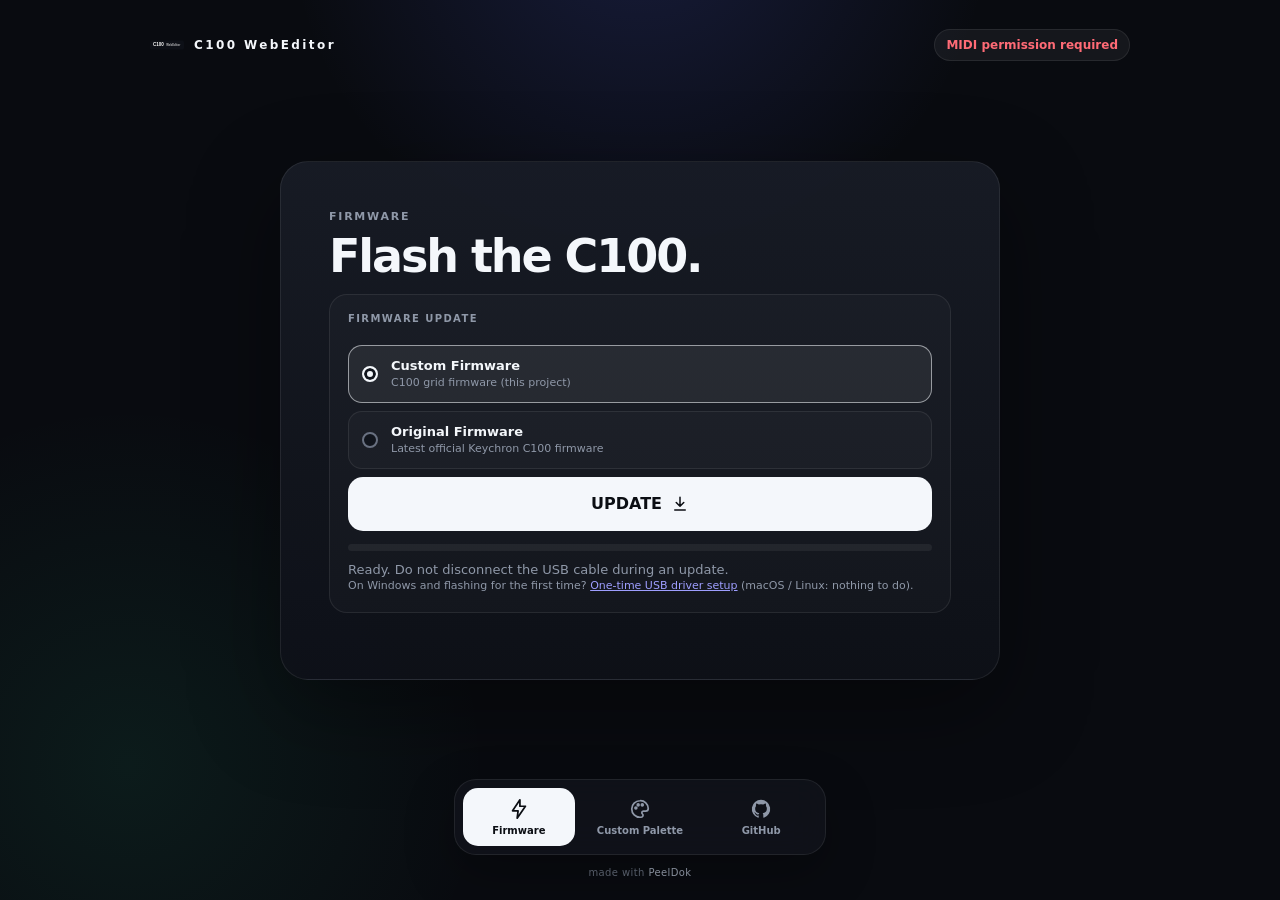
<file: index.html>
<!doctype html>
<html lang="en">
<head>
  <meta charset="utf-8" />
  <meta name="viewport" content="width=device-width, initial-scale=1" />
  <meta name="theme-color" content="#090b10" />
  <title>C100 WebEditor</title>
  <link rel="icon" type="image/svg+xml" href="favicon.svg" />
  <link rel="stylesheet" href="styles.css?v=4" />
</head>
<body>
  <main class="app-shell">
    <header class="brand-row">
      <img class="brand-logo" src="logo.svg" alt="C100" />
      <span>C100 WebEditor</span>
      <div id="deviceStatus" class="device-pill" data-state="searching">Searching for C100…</div>
    </header>

    <section class="stage">
      <article id="firmwarePage" class="panel page active">
        <div class="eyebrow">FIRMWARE</div>
        <h1>Flash the C100.</h1>
        <section class="firmware-updater-card">
          <div class="firmware-updater-head"><div><span class="label">FIRMWARE UPDATE</span></div></div>

          <div class="firmware-source-list" role="radiogroup" aria-label="Firmware source">
            <label class="firmware-source-option">
              <input type="radio" name="firmwareSource" value="custom" checked />
              <span class="firmware-source-dot"></span>
              <span class="firmware-source-copy"><strong>Custom Firmware</strong><small>C100 grid firmware (this project)</small></span>
            </label>
            <label class="firmware-source-option">
              <input type="radio" name="firmwareSource" value="original" />
              <span class="firmware-source-dot"></span>
              <span class="firmware-source-copy"><strong>Original Firmware</strong><small id="originalFwDesc">Latest official Keychron C100 firmware</small></span>
            </label>
          </div>

          <button id="firmwareUpdateButton" class="primary-action firmware-update-button"><span>UPDATE</span><svg viewBox="0 0 24 24" aria-hidden="true"><path d="M12 3v12m0 0 5-5m-5 5-5-5M5 20h14"/></svg></button>

          <div class="firmware-progress" aria-hidden="true"><div id="firmwareProgressBar"></div></div>
          <div id="firmwareUpdateStatus" class="firmware-update-status" data-state="idle">Ready. Do not disconnect the USB cable during an update.</div>
          <p class="subtle">On Windows and flashing for the first time? <a href="zadig.html" target="_blank" rel="noopener">One-time USB driver setup</a> (macOS / Linux: nothing to do).</p>
        </section>
      </article>

      <article id="palettePage" class="panel page">
        <div class="palette-header">
          <div><div class="eyebrow">CUSTOM PALETTE</div><h1>Velocity Palette</h1></div>
          <div id="selectedIndex" class="velocity-readout">Index 0</div>
        </div>
        <div id="paletteGrid" class="palette-grid" aria-label="128 velocity colors"></div>

        <div class="palette-controls">
          <div class="color-control">
            <span class="label">COLOR</span>
            <label class="color-picker-wrap"><input id="colorPicker" type="color" value="#000000" /><span id="colorHex">0 0 0</span></label>
          </div>
          <div class="side-controls">
            <button id="importButton" class="secondary-action">Import</button>
            <button id="exportButton" class="secondary-action">Export</button>
          </div>
        </div>

        <div id="deviceOnlyControls" class="slot-bar" hidden>
          <span class="label">DEVICE SLOT</span>
          <div class="slot-buttons">
            <button class="slot-button active" data-slot="0">Slot 1</button>
            <button class="slot-button" data-slot="1">Slot 2</button>
            <button class="slot-button" data-slot="2">Slot 3</button>
          </div>
          <div class="slot-actions">
            <button id="downloadButton" class="secondary-action">Download</button>
            <button id="uploadButton" class="primary-action compact">Upload</button>
          </div>
        </div>

        <input id="importFile" type="file" accept=".txt,.csv" hidden />
        <div id="toast" class="toast" aria-live="polite"></div>
      </article>
    </section>

    <nav class="dock" aria-label="Main navigation">
      <button class="dock-button active" data-page="firmware" title="Firmware"><svg viewBox="0 0 24 24" aria-hidden="true"><path d="M13 2 5 14h6l-1 8 9-13h-6V2Z"/></svg><span>Firmware</span></button>
      <button class="dock-button" data-page="palette" title="Custom Palette"><svg viewBox="0 0 24 24" aria-hidden="true"><path d="M12 3a9 9 0 1 0 0 18h1.2a2.1 2.1 0 0 0 1.4-3.7 1.7 1.7 0 0 1 1.1-3h2.4A2.9 2.9 0 0 0 21 11.4 8.5 8.5 0 0 0 12 3Z"/><circle cx="7.5" cy="11" r="1"/><circle cx="10" cy="7.5" r="1"/><circle cx="14.5" cy="7.5" r="1"/></svg><span>Custom Palette</span></button>
      <button id="githubButton" class="dock-button" title="GitHub"><svg viewBox="0 0 24 24" aria-hidden="true"><path d="M12 2a10 10 0 0 0-3.16 19.49c.5.09.68-.22.68-.48v-1.87c-2.78.6-3.37-1.18-3.37-1.18-.45-1.16-1.11-1.47-1.11-1.47-.91-.62.07-.61.07-.61 1 .07 1.53 1.03 1.53 1.03.9 1.53 2.35 1.09 2.92.83.09-.65.35-1.09.64-1.34-2.22-.25-4.56-1.11-4.56-4.94 0-1.09.39-1.98 1.03-2.68-.1-.25-.45-1.27.1-2.64 0 0 .84-.27 2.75 1.02A9.55 9.55 0 0 1 12 6.82a9.6 9.6 0 0 1 2.5.34c1.9-1.29 2.74-1.02 2.74-1.02.56 1.37.21 2.39.11 2.64.64.7 1.03 1.59 1.03 2.68 0 3.84-2.34 4.68-4.57 4.93.36.31.68.92.68 1.86v2.76c0 .27.18.58.69.48A10 10 0 0 0 12 2Z"/></svg><span>GitHub</span></button>
    </nav>

    <footer>made with <span id="madeWithName">PeelDok</span></footer>

    <div id="driverModal" class="modal" hidden>
      <div class="modal-card" role="alertdialog" aria-labelledby="driverModalText">
        <p id="driverModalText">Windows needs a one-time USB driver (WinUSB) for the C100 bootloader.<br />Have you installed it?</p>
        <div class="modal-actions">
          <button id="driverYes" class="primary-action compact">Yes — continue</button>
          <button id="driverNo" class="secondary-action">No — set it up</button>
        </div>
      </div>
    </div>
  </main>
  <script src="config.js?v=4"></script>
  <script src="palettes.js?v=4"></script>
  <script src="dfu.js?v=4"></script>
  <script src="app.js?v=4"></script>
</body>
</html>
</file>
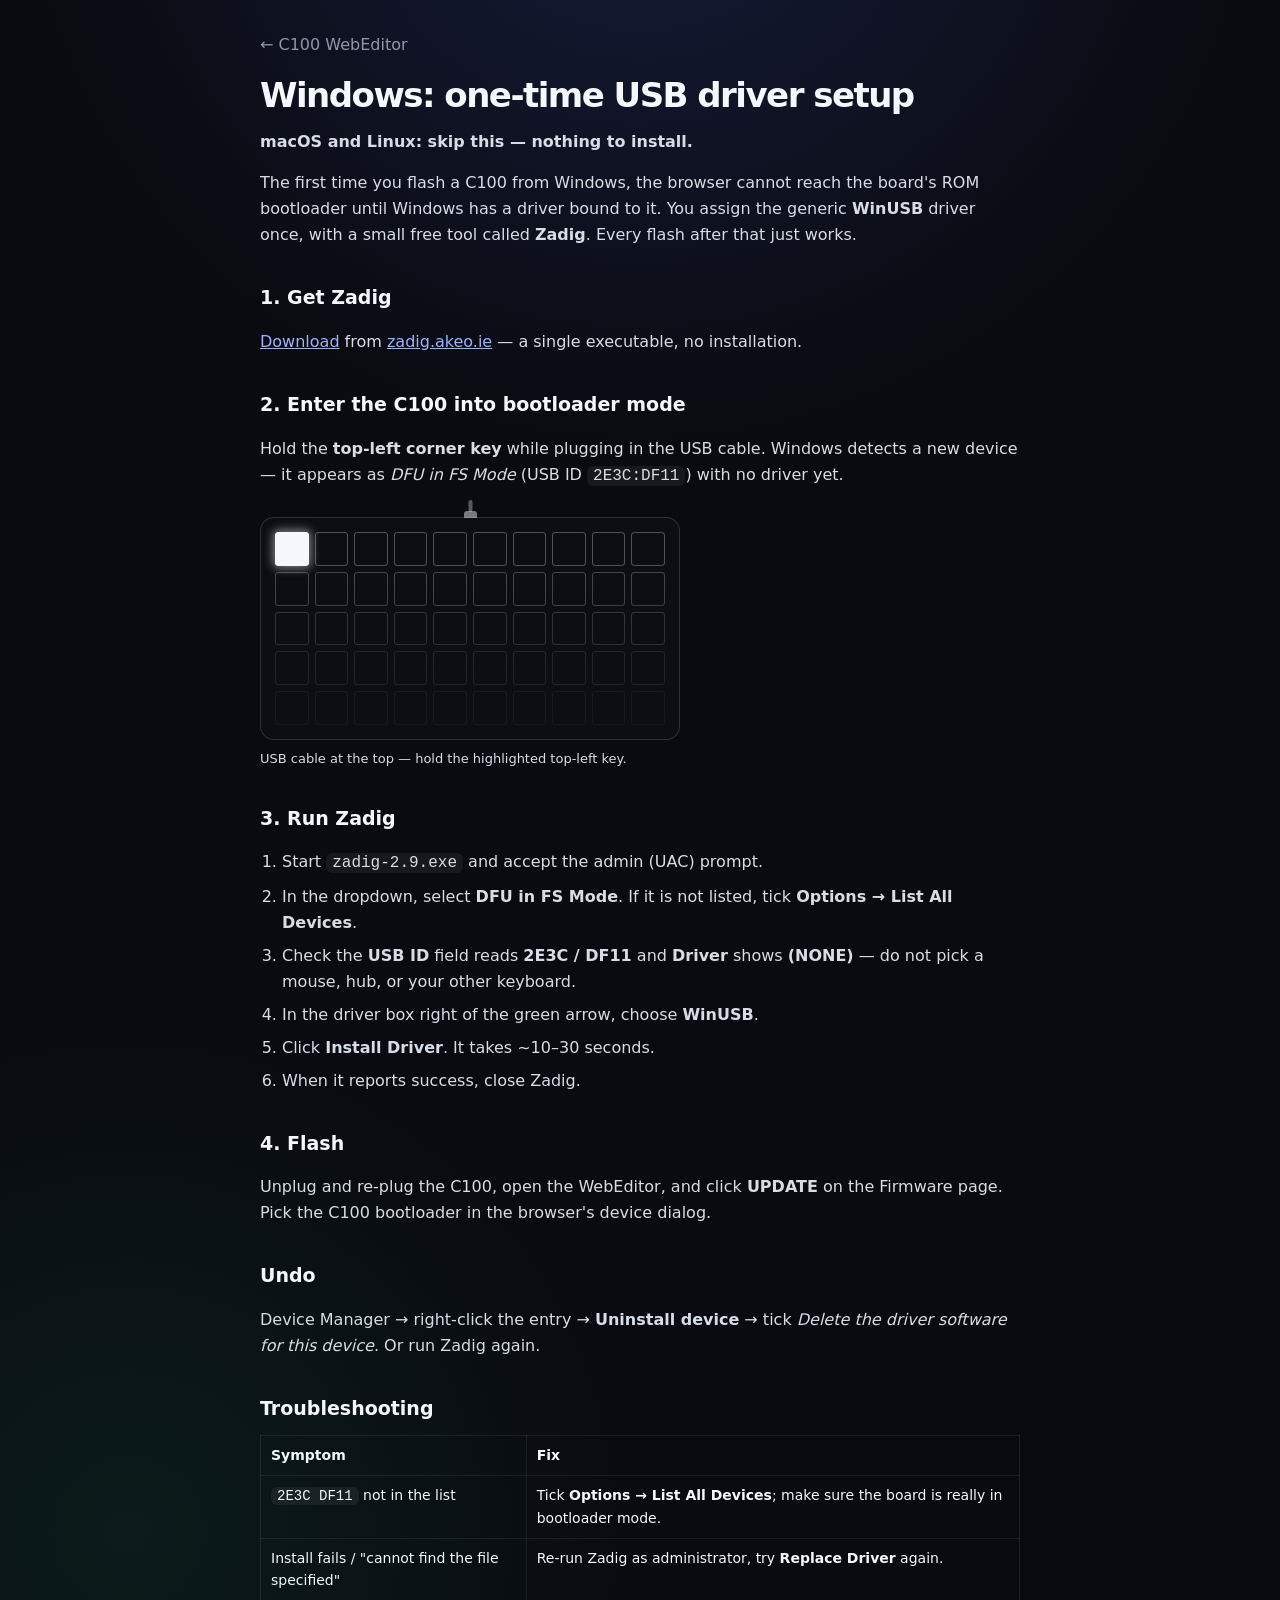
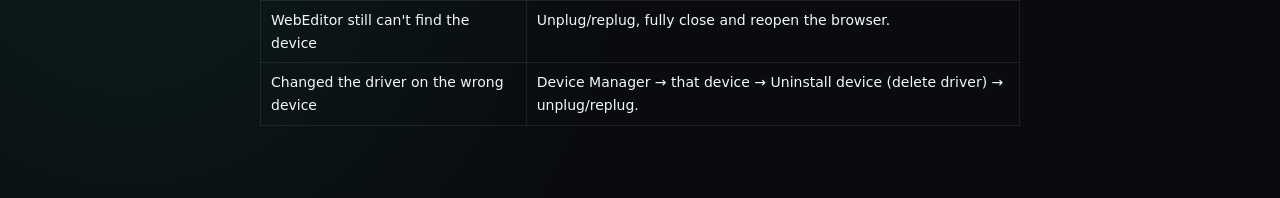
<file: zadig.html>
<!doctype html>
<html lang="en">
<head>
  <meta charset="utf-8" />
  <meta name="viewport" content="width=device-width, initial-scale=1" />
  <meta name="theme-color" content="#090b10" />
  <title>C100 · Windows USB driver setup</title>
  <link rel="icon" type="image/svg+xml" href="favicon.svg" />
  <link rel="stylesheet" href="styles.css?v=4" />
  <style>
    .doc { width: min(760px, calc(100% - 32px)); margin: 0 auto; padding: 32px 0 64px; line-height: 1.62; }
    .doc h1 { font-size: clamp(24px, 4vw, 34px); margin: 0 0 6px; }
    .doc h2 { margin: 34px 0 10px; font-size: 19px; }
    .doc p, .doc li { color: #d7dce5; }
    .doc code { font-family: ui-monospace, SFMono-Regular, Menlo, monospace; background: rgba(255,255,255,.06); padding: 1px 6px; border-radius: 6px; }
    .doc a { color: #9db2ff; }
    .doc .note { background: rgba(255,255,255,.04); border: 1px solid var(--line); border-radius: 14px; padding: 12px 16px; margin: 16px 0; }
    .doc ol { padding-left: 22px; }
    .doc ol li { margin: 7px 0; }
    .doc table { border-collapse: collapse; width: 100%; margin: 12px 0; font-size: 14px; }
    .doc th, .doc td { border: 1px solid var(--line); padding: 8px 10px; text-align: left; vertical-align: top; }
    .doc .back { display: inline-block; margin-bottom: 20px; color: var(--muted); text-decoration: none; }
    .kbd { position: relative; display: grid; grid-template-columns: repeat(10, 1fr);
           gap: 6px; width: min(100%, 420px); margin: 28px 0 8px; padding: 14px;
           background: #0c0e13; border: 1px solid rgba(255,255,255,.14); border-radius: 14px; }
    .kbd .k { aspect-ratio: 1; border: 1.5px solid rgba(255,255,255,.28); border-radius: 3px; }
    .kbd .hi { background: #f4f7fb; border-color: #f4f7fb; box-shadow: 0 0 10px 2px rgba(244,247,251,.5); }
    .kbd::after { content: ""; position: absolute; inset: 0; border-radius: 14px;
                  pointer-events: none;
                  background: linear-gradient(to bottom, transparent 28%, #0c0e13 104%); opacity: .6; }
    /* USB cable at top-centre — orientation reference: cable up = this is the top */
    .kbd .cable { position: absolute; left: 50%; top: -18px; transform: translateX(-50%);
                  width: 13px; height: 18px; }
    .kbd .cable::before { content: ""; position: absolute; left: 50%; top: 0;
                  transform: translateX(-50%); width: 4px; height: 12px;
                  background: rgba(255,255,255,.32); border-radius: 2px; }
    .kbd .cable::after { content: ""; position: absolute; left: 50%; bottom: 0;
                  transform: translateX(-50%); width: 13px; height: 7px;
                  background: rgba(255,255,255,.45); border-radius: 3px 3px 0 0; }
    .kbd-cap { color: var(--muted); font-size: 13px; margin: 0 0 8px; }
  </style>
</head>
<body>
  <main class="doc">
    <a class="back" href="index.html">&larr; C100 WebEditor</a>
    <h1>Windows: one-time USB driver setup</h1>
    <p><strong>macOS and Linux: skip this — nothing to install.</strong></p>

    <p>The first time you flash a C100 from Windows, the browser cannot reach the
    board's ROM bootloader until Windows has a driver bound to it. You assign the
    generic <strong>WinUSB</strong> driver once, with a small free tool called
    <strong>Zadig</strong>. Every flash after that just works.</p>

    <h2>1. Get Zadig</h2>
    <p><a href="https://github.com/pbatard/libwdi/releases/download/v1.5.1/zadig-2.9.exe">Download</a>
    from <a href="https://zadig.akeo.ie" target="_blank" rel="noopener">zadig.akeo.ie</a>
    — a single executable, no installation.</p>

    <h2>2. Enter the C100 into bootloader mode</h2>
    <p id="dfuStep">Hold the <strong>top-left corner key</strong> while plugging in
    the USB cable. Windows detects a new device — it appears as
    <em>DFU in FS Mode</em> (USB ID <code>2E3C:DF11</code>) with no driver yet.</p>
    <div id="kbd" class="kbd" aria-hidden="true"></div>
    <p class="kbd-cap">USB cable at the top — hold the highlighted top-left key.</p>

    <h2>3. Run Zadig</h2>
    <ol>
      <li>Start <code>zadig-2.9.exe</code> and accept the admin (UAC) prompt.</li>
      <li>In the dropdown, select <strong>DFU in FS Mode</strong>. If it is not
        listed, tick <strong>Options &rarr; List All Devices</strong>.</li>
      <li>Check the <strong>USB ID</strong> field reads <strong>2E3C / DF11</strong>
        and <strong>Driver</strong> shows <strong>(NONE)</strong> — do not pick a
        mouse, hub, or your other keyboard.</li>
      <li>In the driver box right of the green arrow, choose <strong>WinUSB</strong>.</li>
      <li>Click <strong>Install Driver</strong>. It takes ~10–30&nbsp;seconds.</li>
      <li>When it reports success, close Zadig.</li>
    </ol>

    <h2>4. Flash</h2>
    <p>Unplug and re-plug the C100, open the WebEditor, and click <strong>UPDATE</strong>
    on the Firmware page. Pick the C100 bootloader in the browser's device dialog.</p>

    <h2>Undo</h2>
    <p>Device Manager &rarr; right-click the entry &rarr; <strong>Uninstall device</strong>
    &rarr; tick <em>Delete the driver software for this device</em>. Or run Zadig again.</p>

    <h2>Troubleshooting</h2>
    <table>
      <tr><th>Symptom</th><th>Fix</th></tr>
      <tr><td><code>2E3C DF11</code> not in the list</td><td>Tick <strong>Options &rarr; List All Devices</strong>; make sure the board is really in bootloader mode.</td></tr>
      <tr><td>Install fails / "cannot find the file specified"</td><td>Re-run Zadig as administrator, try <strong>Replace Driver</strong> again.</td></tr>
      <tr><td>WebEditor still can't find the device</td><td>Unplug/replug, fully close and reopen the browser.</td></tr>
      <tr><td>Changed the driver on the wrong device</td><td>Device Manager &rarr; that device &rarr; Uninstall device (delete driver) &rarr; unplug/replug.</td></tr>
    </table>

  </main>
  <script>
    (function () {
      var kbd = document.getElementById("kbd");
      if (!kbd) return;
      var cable = document.createElement("span");
      cable.className = "cable";
      kbd.appendChild(cable);
      for (var r = 0; r < 5; r++) {
        for (var c = 0; c < 10; c++) {
          var k = document.createElement("span");
          k.className = "k" + (r === 0 && c === 0 ? " hi" : "");
          // fade toward the bottom, like the board photo
          k.style.opacity = (1 - r * 0.17).toFixed(2);
          kbd.appendChild(k);
        }
      }
    })();
  </script>
</body>
</html>
</file>
<file: styles.css>
:root {
  color-scheme: dark;
  --bg: #090b10;
  --panel: rgba(18, 21, 29, .86);
  --panel-2: #151922;
  --line: rgba(255,255,255,.08);
  --text: #f4f7fb;
  --muted: #8f98a8;
  --accent: #f4f7fb;
  --ok: #55e38f;
  --warn: #ffce66;
  --danger: #ff6b76;
  --radius: 28px;
}
* { box-sizing: border-box; }
html, body { min-height: 100%; }
body {
  margin: 0;
  background:
    radial-gradient(circle at 50% -10%, rgba(88,106,255,.18), transparent 30%),
    radial-gradient(circle at 10% 85%, rgba(45,219,157,.08), transparent 26%),
    var(--bg);
  color: var(--text);
  font-family: Inter, ui-sans-serif, system-ui, -apple-system, BlinkMacSystemFont, "Segoe UI", sans-serif;
}
button, input, select { font: inherit; }
button { color: inherit; }
.app-shell {
  width: min(980px, calc(100% - 32px));
  min-height: 100vh;
  margin: 0 auto;
  display: flex;
  flex-direction: column;
  padding: 28px 0 22px;
}
.brand-row {
  display: flex;
  align-items: center;
  gap: 10px;
  min-height: 34px;
  font-size: 12px;
  font-weight: 800;
  letter-spacing: .2em;
}
.brand-dot { width: 9px; height: 9px; border-radius: 50%; background: white; box-shadow: 0 0 18px rgba(255,255,255,.7); }
.device-pill {
  margin-left: auto;
  letter-spacing: 0;
  font-weight: 700;
  color: var(--muted);
  background: rgba(255,255,255,.05);
  border: 1px solid var(--line);
  padding: 8px 11px;
  border-radius: 999px;
}
.device-pill[data-state="connected"] { color: var(--ok); }
.device-pill[data-state="error"] { color: var(--danger); }
.stage { flex: 1; display: grid; place-items: center; padding: 34px 0; }
.panel {
  width: min(720px, 100%);
  background: linear-gradient(180deg, rgba(24,28,38,.95), rgba(14,17,24,.95));
  border: 1px solid var(--line);
  border-radius: var(--radius);
  box-shadow: 0 30px 90px rgba(0,0,0,.38);
  padding: clamp(24px, 5vw, 48px);
}
.page { display: none; animation: pageIn .24s ease both; }
.page.active { display: block; }
@keyframes pageIn { from { opacity: 0; transform: translateY(6px) scale(.995); } to { opacity: 1; transform: none; } }
.eyebrow { color: var(--muted); font-weight: 800; letter-spacing: .16em; font-size: 11px; }
h1 { margin: 10px 0 8px; font-size: clamp(28px, 5vw, 46px); line-height: 1.02; letter-spacing: -.045em; }
.subtle { color: var(--muted); margin: 0 0 30px; }
.firmware-card {
  display: flex; justify-content: space-between; align-items: end; gap: 24px;
  padding: 22px; border: 1px solid var(--line); background: rgba(255,255,255,.035); border-radius: 18px;
  margin-bottom: 16px;
}
.label { display: block; color: var(--muted); font-size: 10px; letter-spacing: .14em; font-weight: 800; margin-bottom: 7px; }
#latestVersion {
  color: var(--ok);
}
.release-meta { color: var(--muted); font-size: 13px; text-align: right; max-width: 280px; }
.primary-action, .secondary-action {
  border: 0; border-radius: 15px; min-height: 50px; cursor: pointer; font-weight: 800;
  transition: transform .15s ease, opacity .15s ease, background .15s ease;
}
.primary-action { width: 100%; background: #f4f7fb; color: #0b0e13; display:flex; justify-content:center; align-items:center; gap:9px; }
.primary-action svg { width:18px; fill:none; stroke:currentColor; stroke-width:2; stroke-linecap:round; stroke-linejoin:round; }
.secondary-action { background: rgba(255,255,255,.06); border:1px solid var(--line); }
.primary-action:hover:not(:disabled), .secondary-action:hover { transform: translateY(-1px); }
.primary-action:disabled { opacity: .35; cursor: not-allowed; }
.palette-header { display:flex; align-items:flex-end; justify-content:space-between; gap:16px; margin-bottom:22px; }
.palette-header h1 { font-size: clamp(26px, 4vw, 38px); margin-bottom: 0; }
.velocity-readout { color: var(--muted); font-size: 12px; font-weight: 800; background: rgba(255,255,255,.05); border:1px solid var(--line); padding:9px 11px; border-radius:999px; white-space:nowrap; }
.palette-grid {
  display:grid; grid-template-columns:repeat(16, 1fr); gap:5px; padding:10px;
  background:#090b10; border:1px solid var(--line); border-radius:18px; margin-bottom:22px;
}
.swatch {
  aspect-ratio:1; border-radius:5px; border:1px solid rgba(255,255,255,.08); cursor:pointer;
  position:relative; min-width:0; padding:0;
}
.swatch.selected::after { content:""; position:absolute; inset:-3px; border:2px solid white; border-radius:7px; box-shadow:0 0 0 2px #090b10; pointer-events:none; }
.palette-controls { display:grid; grid-template-columns:1fr 180px; gap:22px; align-items:start; }
.color-picker-wrap { display:flex; align-items:center; gap:12px; padding:10px 12px; background:rgba(255,255,255,.04); border:1px solid var(--line); border-radius:15px; }
#colorPicker { width:48px; height:40px; border:0; padding:0; background:none; cursor:pointer; }
#colorHex { font-family: ui-monospace, SFMono-Regular, Menlo, monospace; font-weight:800; }
.side-controls { display:grid; gap:8px; }
.side-controls .secondary-action { width:100%; }
.index-row { display:flex; align-items:center; justify-content:space-between; gap:10px; color:var(--muted); font-weight:700; min-height:44px; padding:0 12px; background:rgba(255,255,255,.04); border:1px solid var(--line); border-radius:13px; }
.index-row select { background:#0d1118; color:var(--text); border:0; border-radius:8px; padding:5px 8px; outline:none; }
.primary-action.compact { min-height:48px; }
.toast { min-height:20px; margin-top:12px; color:var(--muted); font-size:12px; }
.dock {
  align-self:center; display:flex; gap:8px; padding:8px; background:rgba(16,19,27,.88); border:1px solid var(--line);
  backdrop-filter: blur(18px); border-radius:22px; box-shadow:0 18px 50px rgba(0,0,0,.28);
}
.dock-button {
  border:0; background:transparent; border-radius:15px; min-width:112px; min-height:58px; padding:8px 14px;
  display:flex; flex-direction:column; align-items:center; justify-content:center; gap:5px; color:var(--muted); cursor:pointer; font-size:10px; font-weight:800;
}
.dock-button svg { width:22px; height:22px; fill:none; stroke:currentColor; stroke-width:1.9; stroke-linecap:round; stroke-linejoin:round; }
#githubButton svg { fill:currentColor; stroke:none; }
.dock-button.active { background:#f4f7fb; color:#0b0e13; }
footer { text-align:center; color:#636b79; font-size:10px; margin-top:12px; letter-spacing:.04em; }
footer span { color:#9ba4b3; }
@media (max-width: 650px) {
  .app-shell { width:min(100% - 18px, 980px); padding-top:16px; }
  .stage { padding:20px 0; }
  .panel { padding:22px 16px; border-radius:22px; }
  .palette-grid { gap:3px; padding:7px; }
  .swatch { border-radius:3px; }
  .palette-controls { grid-template-columns:1fr; }
  .side-controls { grid-template-columns:1fr 1fr; }
  .index-row, .primary-action.compact { grid-column:span 2; }
  .dock { width:100%; justify-content:space-between; }
  .dock-button { min-width:0; flex:1; padding-inline:5px; }
  .dock-button span { font-size:9px; }
  .firmware-card { align-items:flex-start; flex-direction:column; }
  .release-meta { text-align:left; }
}

.device-only-controls {
  display: grid;
  gap: 12px;
}

.device-only-controls[hidden] {
  display: none !important;
}

.brand-logo {
  width: 34px;
  height: 34px;
  display: block;
  flex: 0 0 auto;
}


.cfw-notice {
  display: flex;
  align-items: center;
  gap: 12px;
  margin: 12px 0 18px;
  padding: 11px 14px;
  border: 1px solid rgba(79, 172, 254, 0.22);
  border-radius: 12px;
  background: rgba(79, 172, 254, 0.06);
  font-size: 12px;
  line-height: 1.5;
  color: var(--muted);
}

.cfw-notice strong {
  flex: 0 0 auto;
  color: #4FACFE;
  font-size: 11px;
  letter-spacing: 0.08em;
  text-transform: uppercase;
}

.cfw-notice a {
  color: #4FACFE;
  text-decoration: none;
}

.cfw-notice a:hover {
  text-decoration: underline;
}

.firmware-disclaimer {
  margin: -2px 0 18px;
  font-size: 12px;
  color: var(--muted);
}

@media (max-width: 640px) {
  .cfw-notice {
    align-items: flex-start;
    flex-direction: column;
    gap: 4px;
  }
}












.version-block {
  flex: 0 0 auto;
}

.firmware-download-block {
  margin-left: auto;
  display: flex;
  flex-direction: column;
  align-items: flex-end;
  justify-content: flex-end;
  gap: 4px;
}

#downloadButton.download-compact {
  width: auto;
  min-width: 0;
  min-height: 0;
  height: auto;
  padding: 3px 7px;
  font-size: 9px;
  line-height: 1;
  border-radius: 6px;
  flex: 0 0 auto;
  gap: 4px;
}

#downloadButton.download-compact svg {
  width: 11px;
  height: 11px;
}

#releaseMeta {
  margin: 0;
  max-width: none;
  text-align: right;
  white-space: nowrap;
}

@media (max-width: 640px) {
  .firmware-card {
    flex-direction: row;
    align-items: flex-end;
  }

  .firmware-download-block {
    margin-left: auto;
    align-items: flex-end;
  }

  #releaseMeta {
    text-align: right;
  }
}


.device-settings-grid {
  display: grid;
  grid-template-columns: 1fr 1fr;
  gap: 14px;
}

.device-slider-card {
  display: block;
  padding: 18px;
  border: 1px solid var(--line);
  background: rgba(255,255,255,.035);
  border-radius: 16px;
}

.device-slider-head {
  display: flex;
  align-items: center;
  justify-content: space-between;
  gap: 16px;
  margin-bottom: 14px;
  font-size: 12px;
  font-weight: 800;
  letter-spacing: .06em;
}

.device-slider-head strong {
  color: var(--ok);
  font-size: 15px;
  letter-spacing: 0;
}

.device-slider-card input[type="range"] {
  width: 100%;
  margin: 0;
  accent-color: var(--ok);
}

@media (max-width: 700px) {
  .device-settings-grid {
    grid-template-columns: 1fr;
  }
}




.mf64-settings-stack { display:grid; gap:18px; margin-top:24px; }
.settings-card { border:1px solid var(--line); border-radius:16px; padding:20px; background:var(--panel-2, rgba(255,255,255,.025)); }
.rotation-options { display:grid; grid-template-columns:repeat(4,minmax(0,1fr)); gap:10px; margin-top:14px; }
.rotation-options label { cursor:pointer; }
.rotation-options input { position:absolute; opacity:0; pointer-events:none; }
.rotation-options span { display:flex; align-items:center; justify-content:center; min-height:48px; border:1px solid var(--line); border-radius:12px; font-weight:700; transition:.15s ease; }
.rotation-options input:checked + span { border-color:var(--accent, #fff); background:rgba(255,255,255,.09); box-shadow:inset 0 0 0 1px currentColor; }
.settings-card small { display:block; margin-top:10px; color:var(--muted); line-height:1.5; }
.device-only-controls { display:flex; gap:10px; align-items:center; }
@media (max-width:620px) { .rotation-options { grid-template-columns:repeat(2,minmax(0,1fr)); } }

.firmware-updater-card {
  margin: 14px 0 18px;
  padding: 18px;
  border: 1px solid var(--line);
  border-radius: 18px;
  background: rgba(255,255,255,.025);
}

.firmware-updater-head {
  display: flex;
  align-items: center;
  justify-content: space-between;
  gap: 16px;
  margin-bottom: 14px;
}

.firmware-updater-head > div {
  display: grid;
  gap: 5px;
}

.firmware-updater-head strong {
  font-size: 16px;
}

.dfu-chip {
  padding: 6px 9px;
  border-radius: 999px;
  border: 1px solid rgba(85,227,143,.24);
  background: rgba(85,227,143,.07);
  color: var(--ok);
  font: 800 10px/1 ui-monospace, SFMono-Regular, Menlo, monospace;
  letter-spacing: .04em;
}

.firmware-source-list {
  display: grid;
  gap: 8px;
}

.firmware-source-option {
  position: relative;
  display: grid;
  grid-template-columns: 18px 1fr;
  align-items: center;
  gap: 11px;
  min-height: 58px;
  padding: 10px 13px;
  border: 1px solid var(--line);
  border-radius: 14px;
  background: rgba(255,255,255,.025);
  cursor: pointer;
  transition: border-color .15s ease, background .15s ease, transform .15s ease;
}

.firmware-source-option:hover {
  transform: translateY(-1px);
  background: rgba(255,255,255,.04);
}

.firmware-source-option input {
  position: absolute;
  opacity: 0;
  pointer-events: none;
}

.firmware-source-dot {
  width: 16px;
  height: 16px;
  border-radius: 50%;
  border: 2px solid #697181;
  box-shadow: inset 0 0 0 3px #11151d;
  background: #11151d;
}

.firmware-source-option:has(input:checked) {
  border-color: rgba(244,247,251,.55);
  background: rgba(255,255,255,.065);
}

.firmware-source-option input:checked ~ .firmware-source-dot {
  border-color: var(--text);
  background: var(--text);
}

.firmware-source-copy {
  display: grid;
  gap: 3px;
}

.firmware-source-copy strong {
  font-size: 13px;
}

.firmware-source-copy small {
  color: var(--muted);
  font-size: 11px;
  overflow-wrap: anywhere;
}

.firmware-prepared-meta {
  min-height: 18px;
  margin: 12px 2px 8px;
  color: var(--muted);
  font-size: 11px;
  overflow-wrap: anywhere;
}

.firmware-update-button {
  min-height: 54px;
  margin-top: 8px;               /* match the gap between the source options */
}

.dfu-permission-button {
  width: 100%;
  margin-top: 8px;
  color: var(--text);
}

.dfu-permission-button[hidden] {
  display: none !important;
}

.firmware-progress {
  height: 7px;
  margin-top: 13px;
  overflow: hidden;
  border-radius: 999px;
  background: rgba(255,255,255,.06);
}

#firmwareProgressBar {
  width: 0%;
  height: 100%;
  border-radius: inherit;
  background: var(--text);
  transition: width .18s ease;
}

.firmware-update-status {
  min-height: 18px;
  margin-top: 9px;
  color: var(--muted);
  font-size: 13px;               /* the primary line — larger than the hint below */
  line-height: 1.5;
}
.firmware-updater-card p.subtle {
  font-size: 11px;
  margin-bottom: 2px;
}

.firmware-update-status[data-state="ok"] { color: var(--ok); }
.firmware-update-status[data-state="error"] { color: var(--danger); }
.firmware-update-status[data-state="working"] { color: var(--text); }

@media (max-width: 640px) {
  .firmware-updater-card { padding: 15px; }
  .firmware-updater-head { align-items: flex-start; }
}

/* ---- C100: device slot bar (palette page) ---- */
.slot-bar {
  margin-top: 18px;
  padding-top: 16px;
  border-top: 1px solid var(--line);
  display: flex;
  flex-wrap: wrap;
  align-items: center;
  gap: 12px;
}
.slot-bar .label { margin-right: 4px; }
.slot-buttons { display: flex; gap: 8px; }
.slot-button {
  padding: 8px 14px;
  border-radius: 999px;
  border: 1px solid var(--line);
  background: rgba(255,255,255,.05);
  color: var(--muted);
  cursor: pointer;
}
.slot-button.active { color: var(--text); border-color: rgba(255,255,255,.35); background: rgba(255,255,255,.12); }
/* Download + Upload together span the same width as one Import/Export button (180px),
   and are equal size to each other. */
.slot-actions { margin-left: auto; display: flex; gap: 8px; width: 180px; max-width: 100%; }
.slot-actions button { flex: 1 1 0; width: auto; min-width: 0; min-height: 46px; }

/* driver-check modal */
.modal {
  position: fixed; inset: 0; z-index: 50;
  display: flex; align-items: center; justify-content: center;
  padding: 20px; background: rgba(4, 6, 10, .72); backdrop-filter: blur(3px);
}
.modal[hidden] { display: none; }
.modal-card {
  width: min(420px, 100%); background: var(--panel-2);
  border: 1px solid var(--line); border-radius: 20px; padding: 24px;
  box-shadow: 0 24px 60px rgba(0,0,0,.5);
}
.modal-card p { margin: 0 0 18px; line-height: 1.55; }
.modal-actions { display: flex; gap: 10px; flex-wrap: wrap; }
.modal-actions button { flex: 1 1 140px; }
</file>
